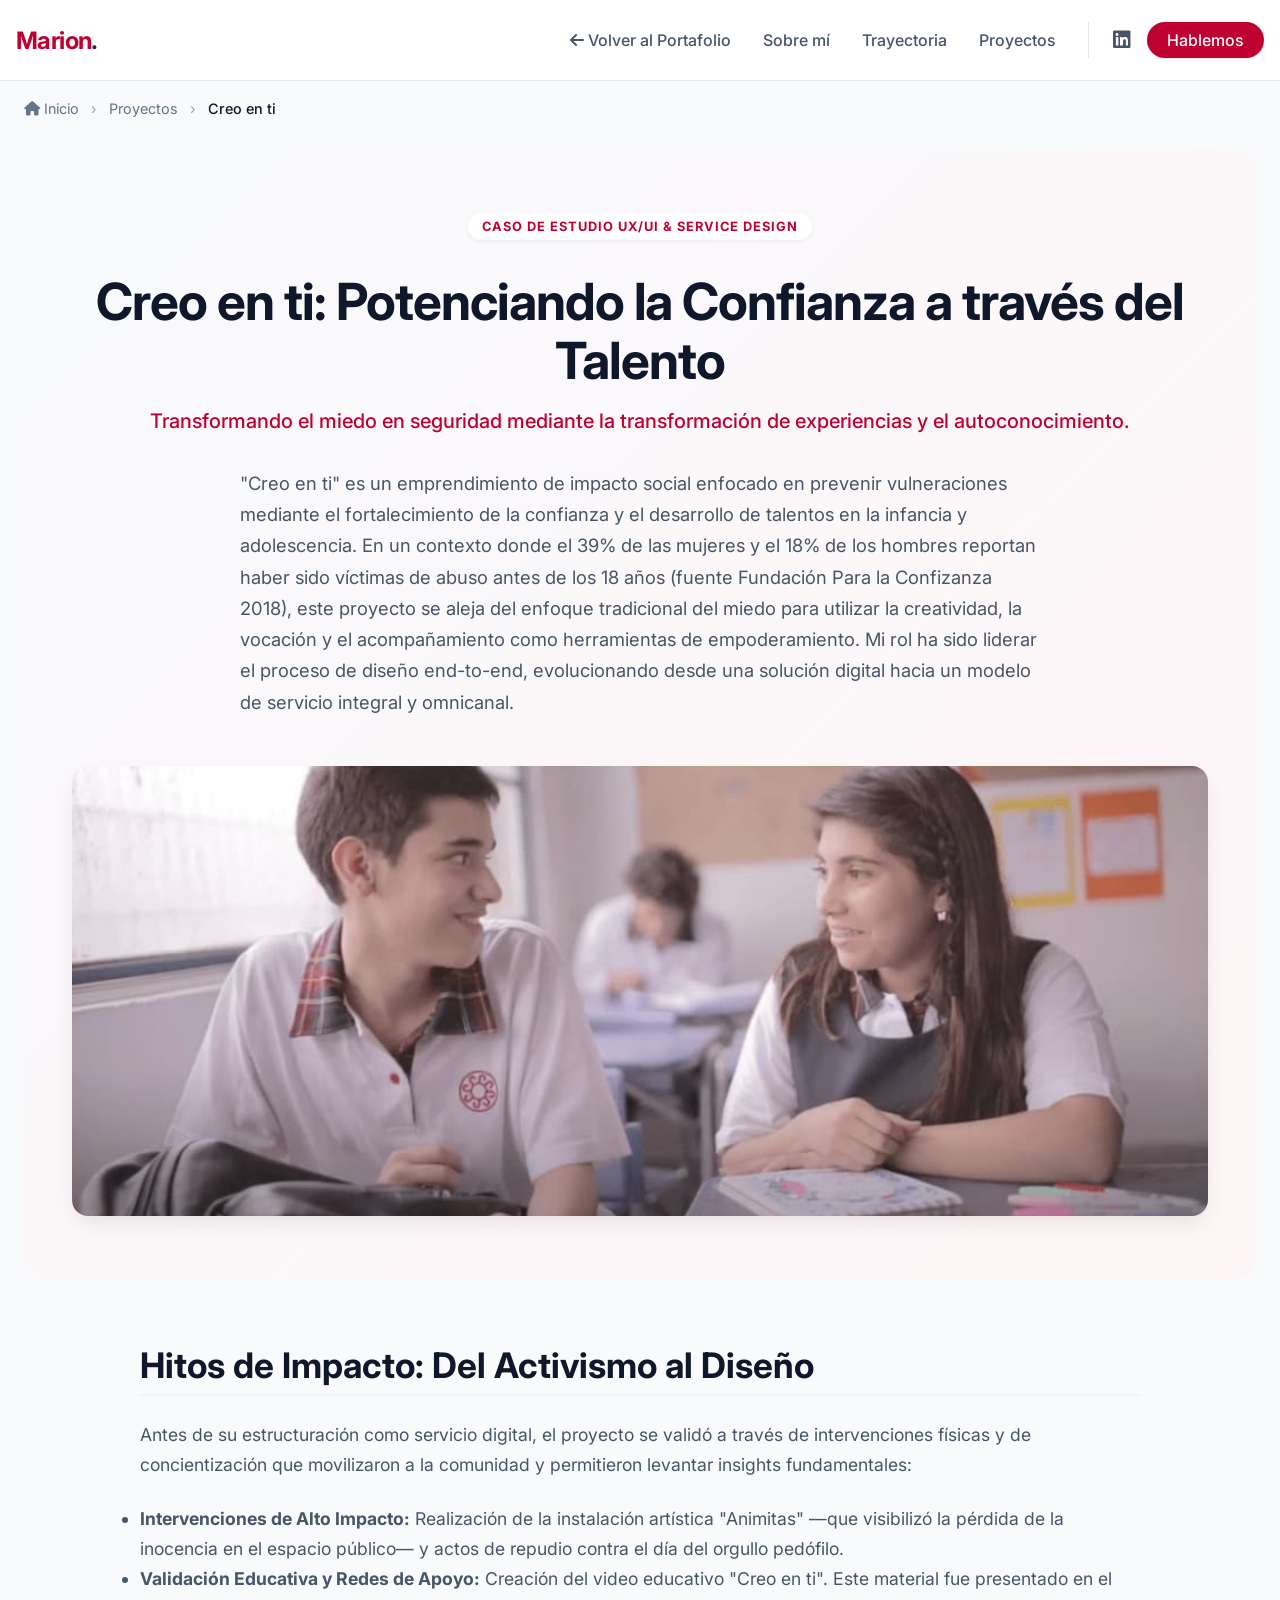
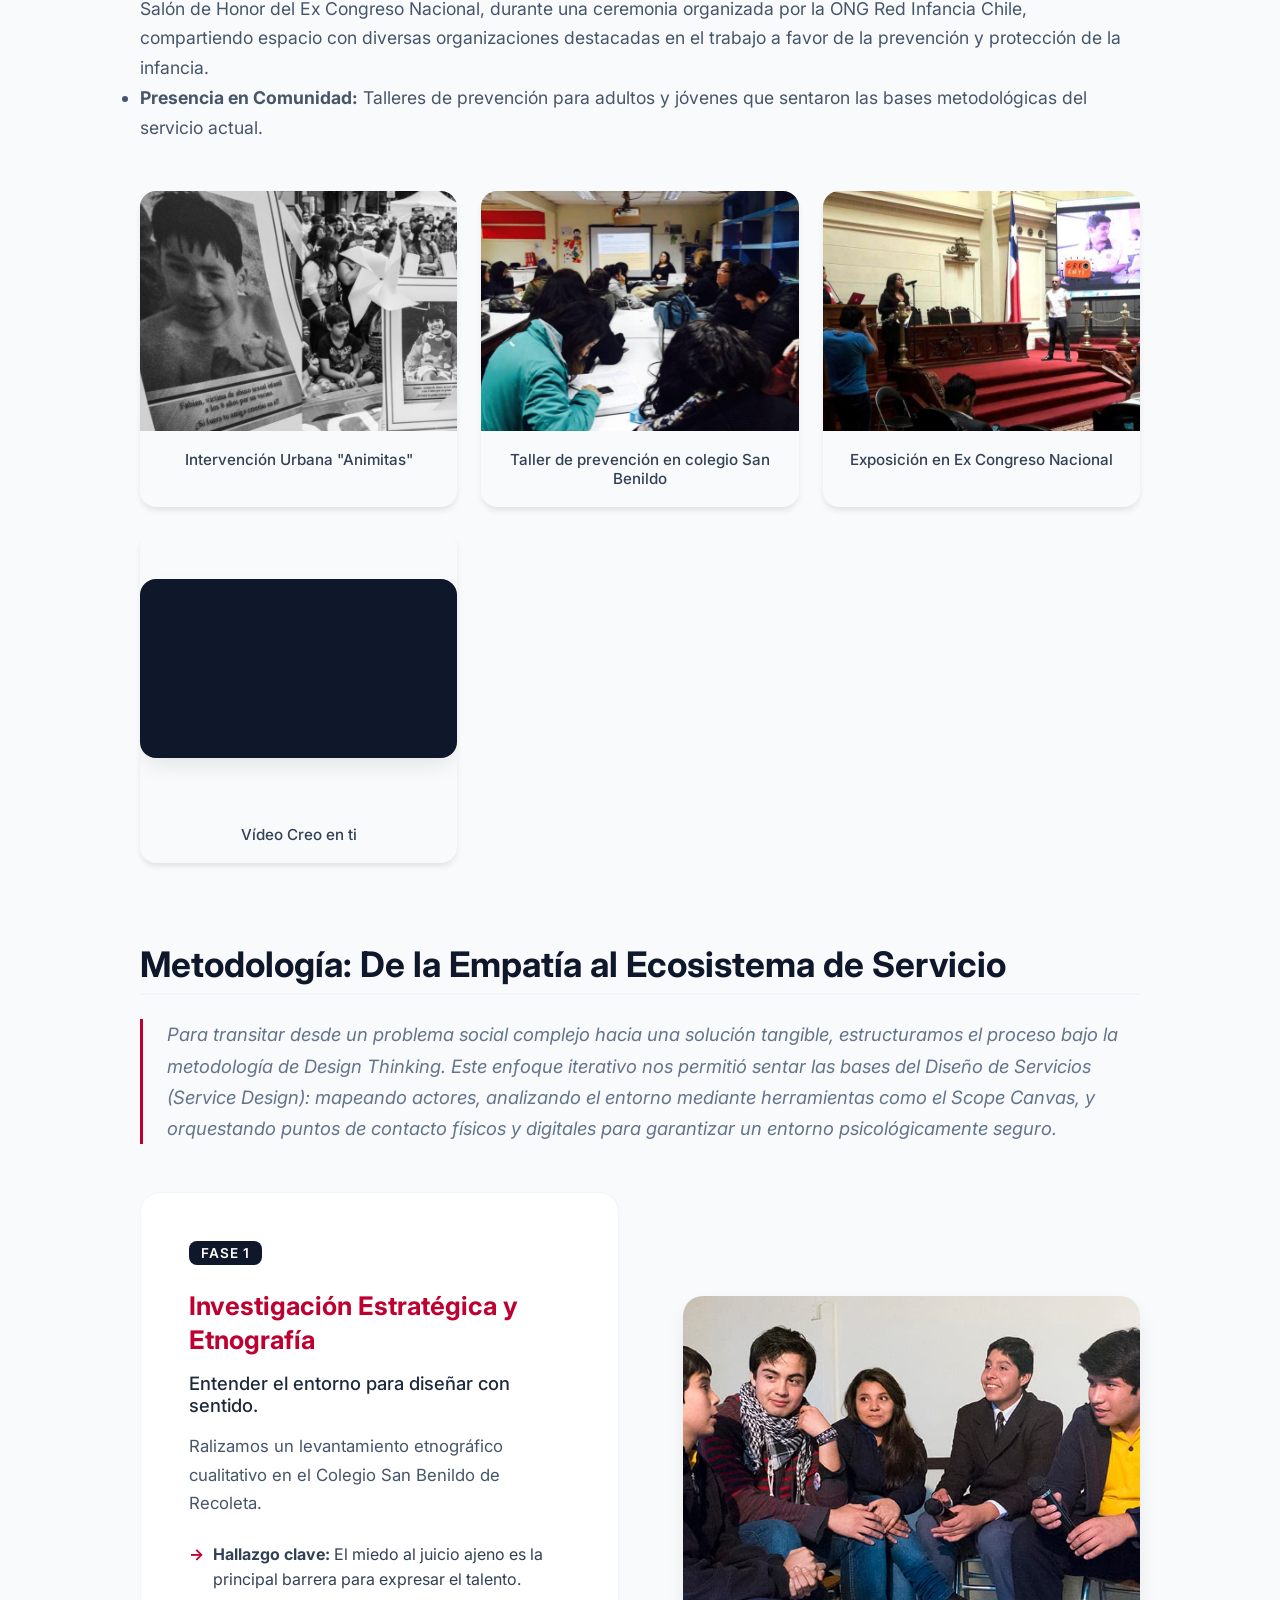
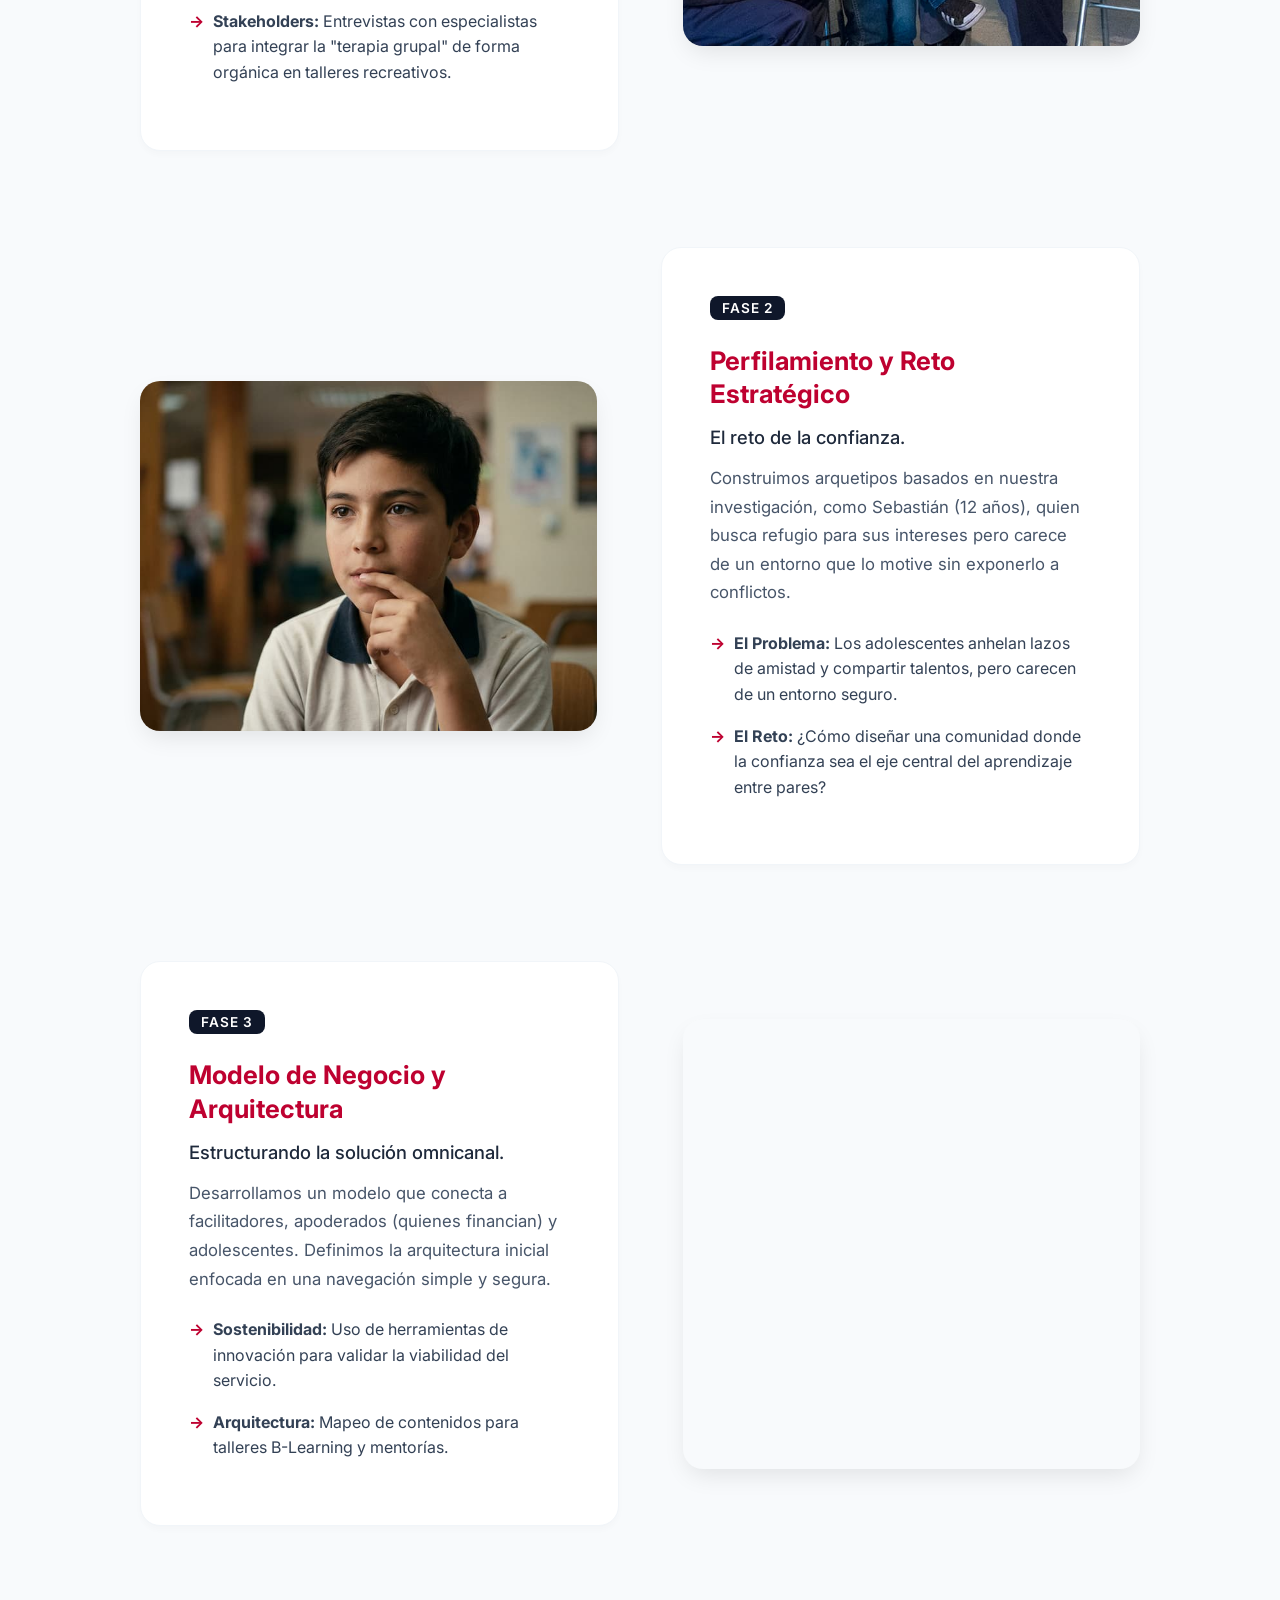
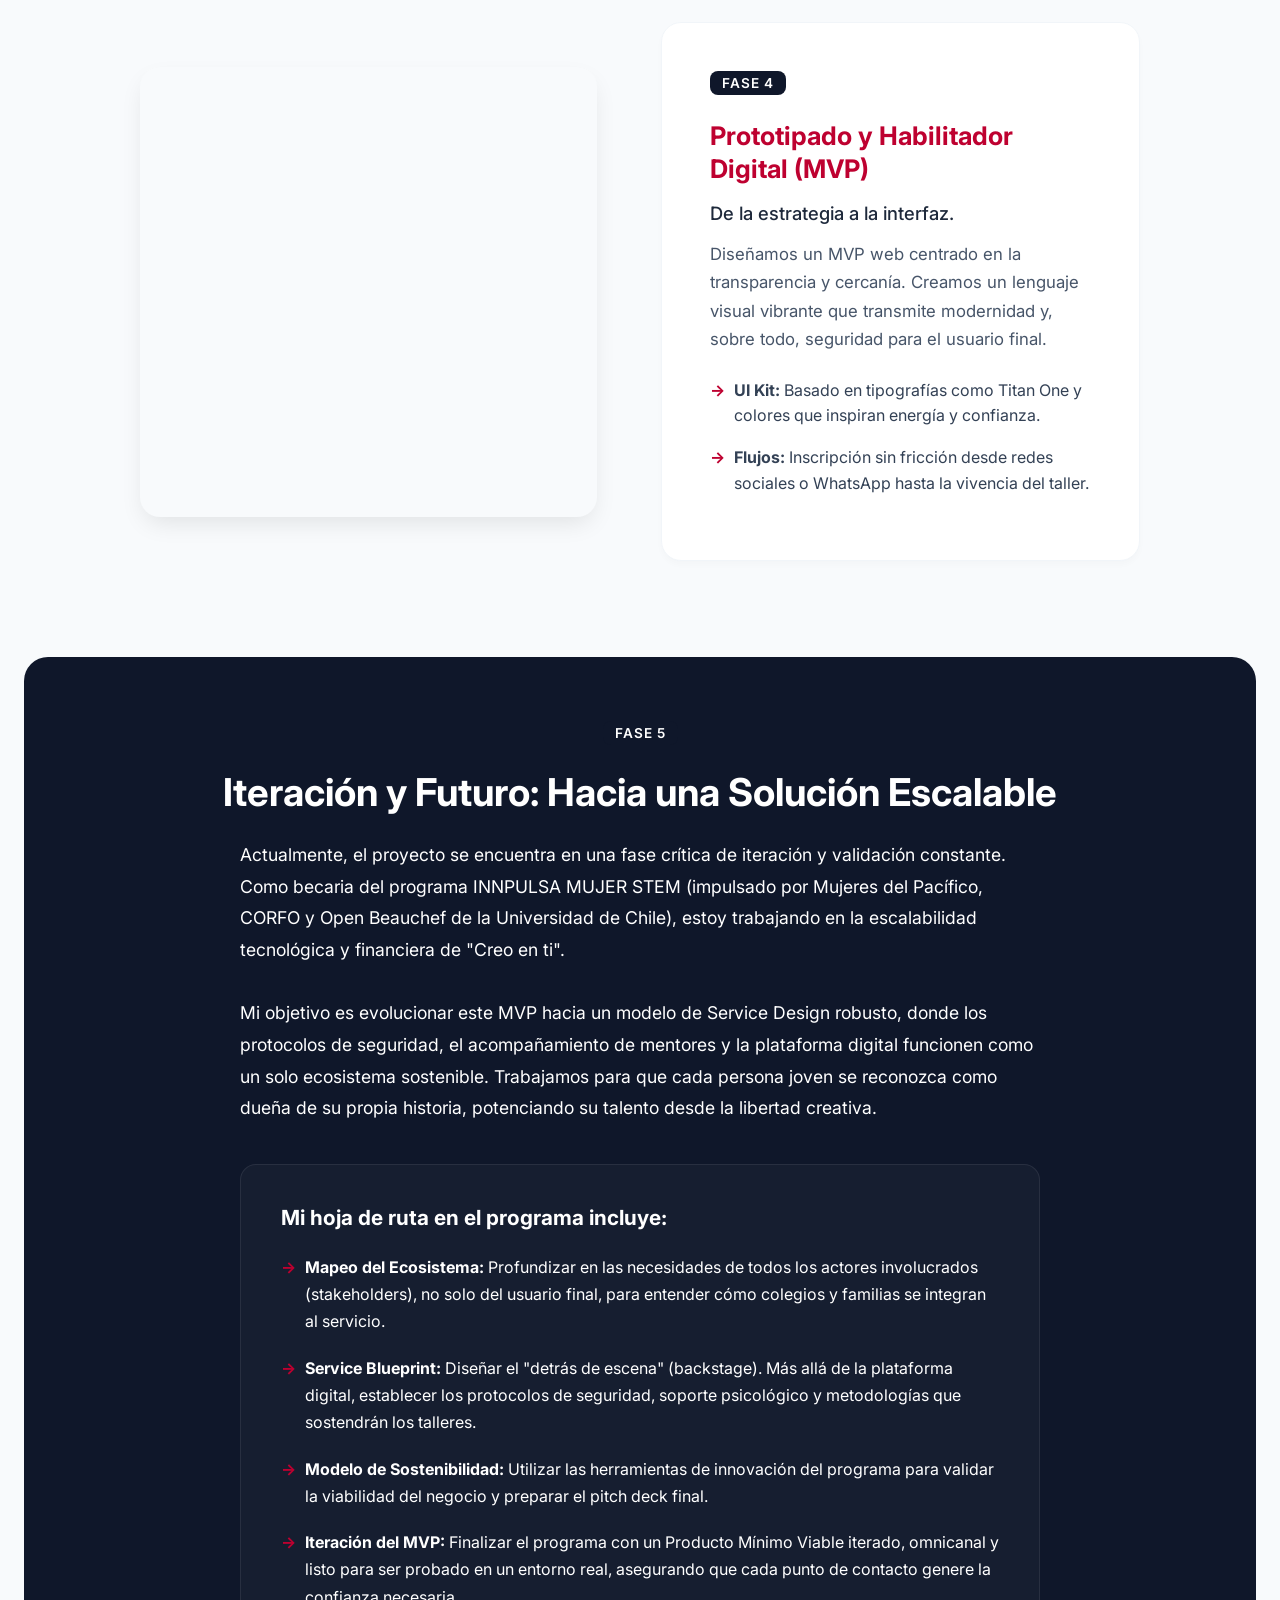
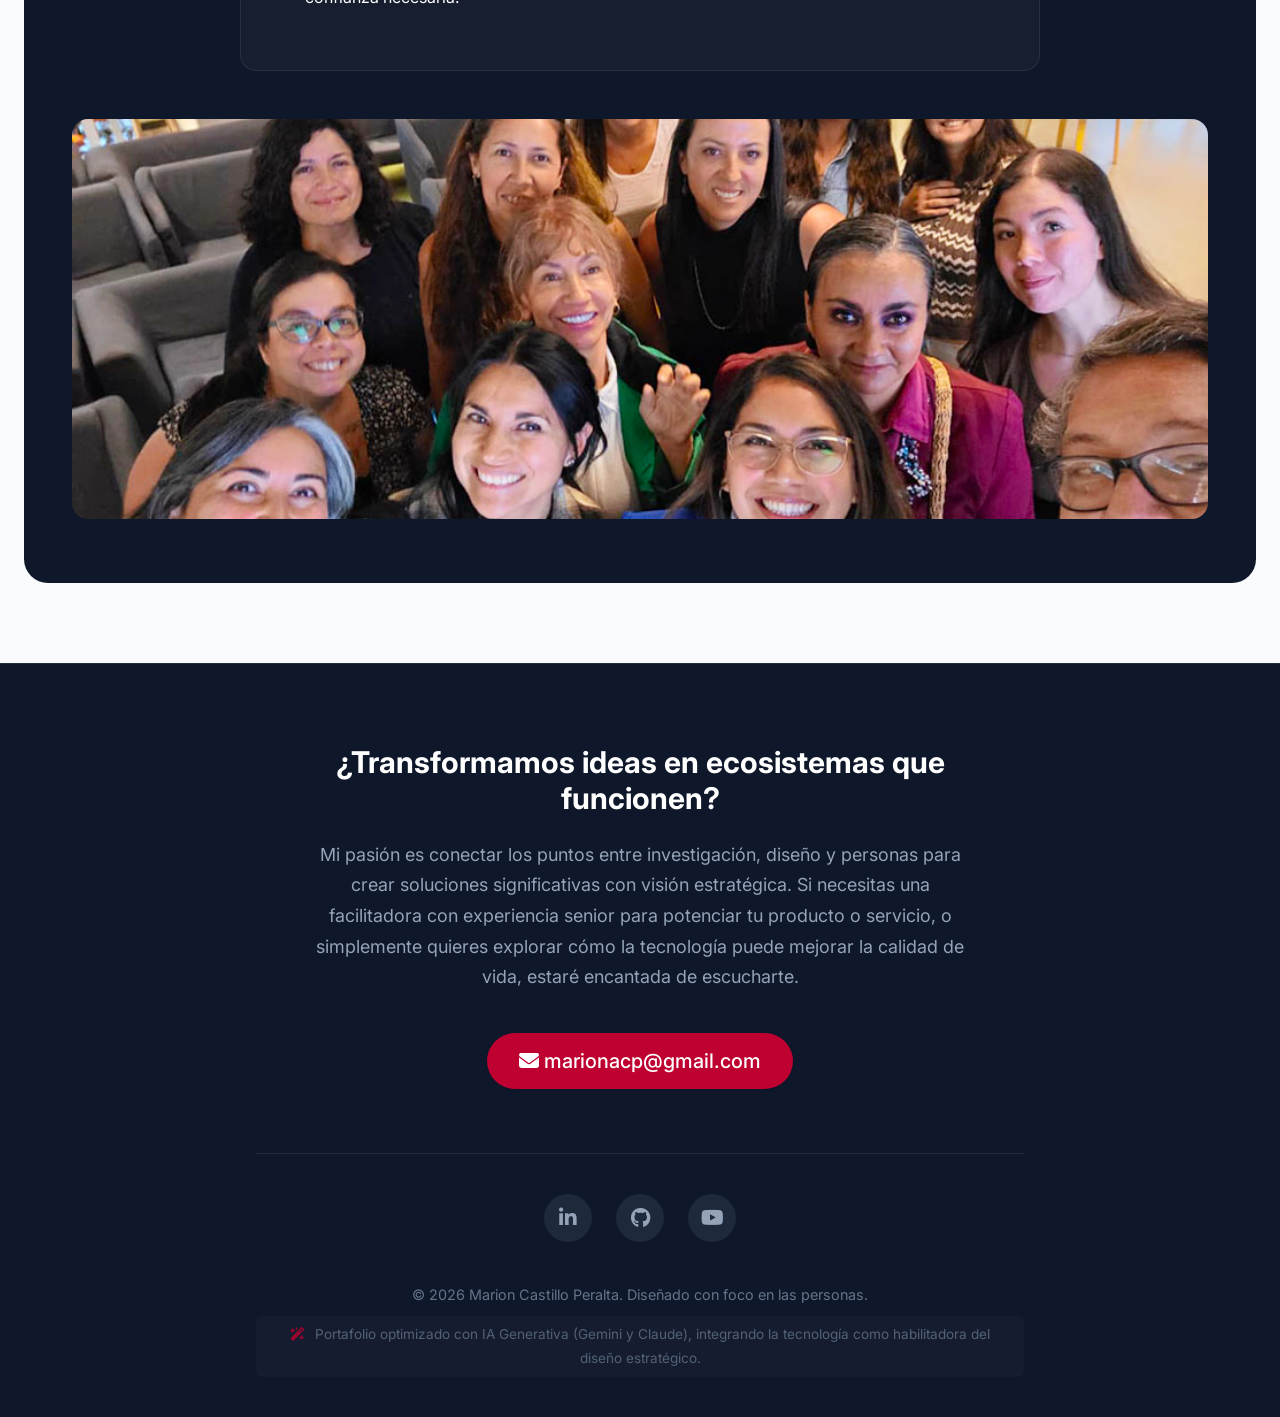
<file: creoenti.html>
<!DOCTYPE html>
<html lang="es" class="scroll-smooth">
<head>
  <meta charset="UTF-8">
  <meta name="viewport" content="width=device-width, initial-scale=1.0">

  <!-- ═══ SEO y Meta Tags ═══ -->
  <title>Creo en ti: Potenciando la Confianza | Marion Castillo</title>
  <meta name="description" content="Caso de estudio UX/UI y Service Design del proyecto Creo en Ti. Transformando el miedo en seguridad mediante el autoconocimiento.">
  <meta name="author" content="Marion Castillo Peralta">

  <meta property="og:type"        content="article">
  <meta property="og:title"       content="Creo en ti – Diseño para la Prevención Creativa">
  <meta property="og:description" content="Proyecto end-to-end enfocado en la prevención del abuso sexual infantil mediante metodologías UX.">
  <meta property="og:image"       content="https://marioncastillo.github.io/assets/img/creoenti.jpg">

  <link rel="icon" type="image/png" href="assets/favicon.png">

  <!-- ═══ Fuentes e Iconos ═══ -->
  <link rel="preconnect" href="https://fonts.googleapis.com">
  <link rel="preconnect" href="https://fonts.gstatic.com" crossorigin>
  <link href="https://fonts.googleapis.com/css2?family=Inter:wght@300;400;500;600;700&display=swap" rel="stylesheet">
  <link rel="stylesheet" href="https://cdnjs.cloudflare.com/ajax/libs/font-awesome/6.4.0/css/all.min.css">

  <!-- ═══ CSS Global y Específico ═══ -->
  <link rel="stylesheet" href="assets/css/styles.css">
  <link rel="stylesheet" href="assets/css/creoenti.css">
</head>

<body>

  <a class="skip-link" href="#main-content">Ir al contenido principal</a>

  <!-- ╔══════════════════════════════════════════╗
       ║  CABECERA + NAVEGACIÓN                   ║
       ╚══════════════════════════════════════════╝ -->
  <header class="glass-nav">
    <div class="nav-inner">
      <a href="index.html" class="nav-logo" aria-label="Volver al inicio">Marion<span aria-hidden="true">.</span></a>
      
      <!-- Nav Desktop -->
      <nav aria-label="Navegación principal">
        <ul class="nav-links">
          <li><a href="index.html" class="link-back"><i class="fa-solid fa-arrow-left"></i> Volver al Portafolio</a></li>
          <li><a href="index.html#sobre-mi">Sobre mí</a></li>
          <li><a href="index.html#trayectoria">Trayectoria</a></li>
          <li><a href="index.html#proyectos">Proyectos</a></li>
          <li class="nav-social-group">
            <a href="https://www.linkedin.com/in/marionux/" target="_blank" rel="noopener noreferrer" class="nav-social-icon linkedin" aria-label="LinkedIn"><i class="fa-brands fa-linkedin" aria-hidden="true"></i></a>
            <a href="#hablemos" class="btn-primary">Hablemos</a>
          </li>
        </ul>
      </nav>

      <!-- Botón Menú Móvil -->
      <button id="mobile-menu-btn" aria-controls="mobile-menu" aria-expanded="false" aria-label="Abrir menú de navegación">
        <i class="fa-solid fa-bars" aria-hidden="true"></i>
      </button>
    </div>
    
    <!-- Nav Móvil -->
    <nav id="mobile-menu" class="mobile-menu" style="display: none;" aria-label="Menú móvil">
      <ul>
        <li><a href="index.html" class="link-back"><i class="fa-solid fa-arrow-left"></i> Volver al Portafolio</a></li>
        <li><a href="index.html#sobre-mi">Sobre mí</a></li>
        <li><a href="index.html#trayectoria">Trayectoria</a></li>
        <li><a href="index.html#proyectos">Proyectos</a></li>
        <li><a href="https://www.linkedin.com/in/marionux/" target="_blank" rel="noopener noreferrer">LinkedIn</a></li>
        <li><a href="#hablemos" class="accent">Hablemos</a></li>
      </ul>
    </nav>
  </header>

  <!-- ╔══════════════════════════════════════════╗
       ║  CONTENIDO PRINCIPAL                     ║
       ╚══════════════════════════════════════════╝ -->
  <main id="main-content">
    <div class="section-inner">

      <!-- Migas de pan -->
      <nav class="breadcrumb" aria-label="Ruta de navegación">
        <a href="index.html"> <i class="fa-solid fa-house" aria-hidden="true"></i> <span></span> <span>Inicio</span></a>
        <span class="breadcrumb-sep" aria-hidden="true">›</span>
        <a href="index.html#proyectos">Proyectos</a>
        <span class="breadcrumb-sep" aria-hidden="true">›</span>
        <span class="breadcrumb-current" aria-current="page">Creo en ti</span>
      </nav>

      <!-- HERO DEL PROYECTO -->
      <header class="case-hero">
        <span class="case-badge">Caso de Estudio UX/UI & Service Design</span>
        <h1>Creo en ti: Potenciando la Confianza a través del Talento</h1>
        <h2>Transformando el miedo en seguridad mediante la transformación de experiencias y el autoconocimiento.</h2>
        
        <p class="case-hero-text">
          "Creo en ti" es un emprendimiento de impacto social enfocado en prevenir vulneraciones mediante el fortalecimiento de la confianza y el desarrollo de talentos en la infancia y adolescencia. En un contexto donde el 39% de las mujeres y el 18% de los hombres reportan haber sido víctimas de abuso antes de los 18 años (fuente Fundación Para la Confizanza 2018), este proyecto se aleja del enfoque tradicional del miedo para utilizar la creatividad, la vocación y el acompañamiento como herramientas de empoderamiento. Mi rol ha sido liderar el proceso de diseño end-to-end, evolucionando desde una solución digital hacia un modelo de servicio integral y omnicanal.
        </p>

        <img src="assets/img/creoenti-hero.jpg" alt="Hero del proyecto Creo en ti" onerror="this.outerHTML='<div class=\'img-placeholder hero\'><i class=\'fa-solid fa-image\'></i><p>Espacio para Imagen: Hero del Proyecto / Logo</p></div>'">
      </header>

      <!-- HITOS -->
      <section id="hitos" class="case-section">
        <h2>Hitos de Impacto: Del Activismo al Diseño</h2>
        <p class="case-text">
          Antes de su estructuración como servicio digital, el proyecto se validó a través de intervenciones físicas y de concientización que movilizaron a la comunidad y permitieron levantar insights fundamentales:
        </p>

        <ul class="case-text case-list">
          <li><strong>Intervenciones de Alto Impacto:</strong> Realización de la instalación artística "Animitas" —que visibilizó la pérdida de la inocencia en el espacio público— y actos de repudio contra el día del orgullo pedófilo.</li>
          <li><strong>Validación Educativa y Redes de Apoyo:</strong> Creación del video educativo "Creo en ti". Este material fue presentado en el Salón de Honor del Ex Congreso Nacional, durante una ceremonia organizada por la ONG Red Infancia Chile, compartiendo espacio con diversas organizaciones destacadas en el trabajo a favor de la prevención y protección de la infancia.</li>
          <li><strong>Presencia en Comunidad:</strong> Talleres de prevención para adultos y jóvenes que sentaron las bases metodológicas del servicio actual.</li>
        </ul>

        <!-- Galería de Hitos (3 Imágenes) -->
        <div class="gallery-grid">
          <figure class="gallery-item">
            <img src="assets/img/animitas.jpg" alt="Intervención Animitas" onerror="this.outerHTML='<div class=\'img-placeholder gallery\'><i class=\'fa-solid fa-camera\'></i><p>Intervención Animitas</p></div>'">
            <figcaption class="gallery-caption">Intervención Urbana "Animitas"</figcaption>
          </figure>
          <figure class="gallery-item">
            <img src="assets/img/taller-adultos.jpg" alt="Intervención Repudio" onerror="this.outerHTML='<div class=\'img-placeholder gallery\'><i class=\'fa-solid fa-bullhorn\'></i><p>Intervención Repudio</p></div>'">
            <figcaption class="gallery-caption">Taller de prevención en colegio San Benildo</figcaption>
          </figure>
          <figure class="gallery-item">
            <img src="assets/img/creoenti.jpg" alt="Presentación Ex Congreso" onerror="this.outerHTML='<div class=\'img-placeholder gallery\'><i class=\'fa-solid fa-landmark\'></i><p>Presentación Ex Congreso</p></div>'">
            <figcaption class="gallery-caption">Exposición en Ex Congreso Nacional</figcaption>
          </figure>
          <figure class="gallery-item">
             <div class="video-container">
               <iframe width="560" height="315" src="https://www.youtube.com/embed/rTrufgA4bEY?si=pOmlsdO8ZJ82sypP" title="YouTube video player" frameborder="0" allow="accelerometer; autoplay; clipboard-write; encrypted-media; gyroscope; picture-in-picture; web-share" referrerpolicy="strict-origin-when-cross-origin" allowfullscreen></iframe>
             </div>            
         <figcaption class="gallery-caption">Vídeo Creo en ti</figcaption>
          </figure>
        </div>



        <!-- Video YouTube -->


      </section>

<section class="case-section" aria-labelledby="sec-proceso">
  <h2 class="case-section-title" id="sec-proceso">Metodología: De la Empatía al Ecosistema de Servicio</h2>

  <p class="case-text bajada-estrategica">
    Para transitar desde un problema social complejo hacia una solución tangible, estructuramos el proceso bajo la metodología de Design Thinking. Este enfoque iterativo nos permitió sentar las bases del Diseño de Servicios (Service Design): mapeando actores, analizando el entorno mediante herramientas como el Scope Canvas, y orquestando puntos de contacto físicos y digitales para garantizar un entorno psicológicamente seguro.
  </p>

  <article class="ux-phase" aria-labelledby="fase-investigacion">
    <div class="ux-phase-text">
      <span class="phase-badge">Fase 1</span>
      <h3 id="fase-investigacion">Investigación Estratégica y Etnografía</h3>
      <h4>Entender el entorno para diseñar con sentido.</h4>
      <p class="case-text">
        Ralizamos un levantamiento etnográfico cualitativo en el Colegio San Benildo de Recoleta.
      </p>
      <ul>
        <li><strong>Hallazgo clave:</strong> El miedo al juicio ajeno es la principal barrera para expresar el talento.</li>
        <li><strong>Stakeholders:</strong> Entrevistas con especialistas para integrar la "terapia grupal" de forma orgánica en talleres recreativos.</li>
      </ul>
    </div>
    <div class="ux-phase-visual">
      <img src="assets/img/taller1.jpg" 
           alt="Investigación etnográfica en el Colegio San Benildo de Recoleta" 
           loading="lazy"
           onerror="this.outerHTML='<div class=\'img-placeholder\'><i class=\'fa-solid fa-users-viewfinder\'></i><p>Imagen: Etnografía / Entrevistas</p></div>'">
    </div>
  </article>

  <article class="ux-phase" aria-labelledby="fase-definir">
    <div class="ux-phase-text">
      <span class="phase-badge">Fase 2</span>
      <h3 id="fase-definir">Perfilamiento y Reto Estratégico</h3>
      <h4>El reto de la confianza.</h4>
      <p class="case-text">
        Construimos arquetipos basados en nuestra investigación, como Sebastián (12 años), quien busca refugio para sus intereses pero carece de un entorno que lo motive sin exponerlo a conflictos.
      </p>
      <ul>
        <li><strong>El Problema:</strong> Los adolescentes anhelan lazos de amistad y compartir talentos, pero carecen de un entorno seguro.</li>
        <li><strong>El Reto:</strong> ¿Cómo diseñar una comunidad donde la confianza sea el eje central del aprendizaje entre pares?</li>
      </ul>
    </div>
    <div class="ux-phase-visual">
      <img src="assets/img/user-persona.jpg" 
           alt="User Persona y Customer Journey Map del proyecto" 
           loading="lazy"
           onerror="this.outerHTML='<div class=\'img-placeholder\'><i class=\'fa-solid fa-user-astronaut\'></i><p>Imagen: User Persona / Scope Canvas</p></div>'">
    </div>
  </article>

  <article class="ux-phase" aria-labelledby="fase-idear">
    <div class="ux-phase-text">
      <span class="phase-badge">Fase 3</span>
      <h3 id="fase-idear">Modelo de Negocio y Arquitectura</h3>
      <h4>Estructurando la solución omnicanal.</h4>
      <p class="case-text">
        Desarrollamos un modelo que conecta a facilitadores, apoderados (quienes financian) y adolescentes. Definimos la arquitectura inicial enfocada en una navegación simple y segura.
      </p>
      <ul>
        <li><strong>Sostenibilidad:</strong> Uso de herramientas de innovación para validar la viabilidad del servicio.</li>
        <li><strong>Arquitectura:</strong> Mapeo de contenidos para talleres B-Learning y mentorías.</li>
      </ul>
    </div>
    <div class="ux-phase-visual">
      <div class="figma-container">
        <iframe
          title="Arquitectura de la Información – Creo en ti (Figma)"
          src="https://embed.figma.com/board/sJN8pjOTlDeV8360txQizB/Arquitectura-creo-en-ti?node-id=0-1&embed-host=share"
          loading="lazy"
          allowfullscreen></iframe>
      </div>
    </div>
  </article>

  <article class="ux-phase" aria-labelledby="fase-prototipar">
    <div class="ux-phase-text">
      <span class="phase-badge">Fase 4</span>
      <h3 id="fase-prototipar">Prototipado y Habilitador Digital (MVP)</h3>
      <h4>De la estrategia a la interfaz.</h4>
      <p class="case-text">
        Diseñamos un MVP web centrado en la transparencia y cercanía. Creamos un lenguaje visual vibrante que transmite modernidad y, sobre todo, seguridad para el usuario final.
      </p>
      <ul>
        <li><strong>UI Kit:</strong> Basado en tipografías como Titan One y colores que inspiran energía y confianza.</li>
        <li><strong>Flujos:</strong> Inscripción sin fricción desde redes sociales o WhatsApp hasta la vivencia del taller.</li>
      </ul>
    </div>
    <div class="ux-phase-visual">
      <div class="figma-container">
        <iframe
          title="UI Kit y Mockups – Creo en ti (Figma)"
          src="https://embed.figma.com/design/WrOyOxJQGBfb84g43CzCbv/Creo-en-ti-editado--Copia-?embed-host=share"
          loading="lazy"
          allowfullscreen></iframe>
      </div>
    </div>
  </article>
</section>

      <!-- FUTURO -->
      <section id="futuro" class="future-box">
        <span class="phase-badge">Fase 5</span>
        <h2>Iteración y Futuro: Hacia una Solución Escalable</h2>
        
        <p>
          Actualmente, el proyecto se encuentra en una fase crítica de iteración y validación constante. Como becaria del programa INNPULSA MUJER STEM (impulsado por Mujeres del Pacífico, CORFO y Open Beauchef de la Universidad de Chile), estoy trabajando en la escalabilidad tecnológica y financiera de "Creo en ti".<br><br>
          Mi objetivo es evolucionar este MVP hacia un modelo de Service Design robusto, donde los protocolos de seguridad, el acompañamiento de mentores y la plataforma digital funcionen como un solo ecosistema sostenible. Trabajamos para que cada persona joven se reconozca como dueña de su propia historia, potenciando su talento desde la libertad creativa.
        </p>

        <div class="future-roadmap">
          <h3>Mi hoja de ruta en el programa incluye:</h3>
          <ul>
            <li><strong>Mapeo del Ecosistema:</strong> Profundizar en las necesidades de todos los actores involucrados (stakeholders), no solo del usuario final, para entender cómo colegios y familias se integran al servicio.</li>
            <li><strong>Service Blueprint:</strong> Diseñar el "detrás de escena" (backstage). Más allá de la plataforma digital, establecer los protocolos de seguridad, soporte psicológico y metodologías que sostendrán los talleres.</li>
            <li><strong>Modelo de Sostenibilidad:</strong> Utilizar las herramientas de innovación del programa para validar la viabilidad del negocio y preparar el pitch deck final.</li>
            <li><strong>Iteración del MVP:</strong> Finalizar el programa con un Producto Mínimo Viable iterado, omnicanal y listo para ser probado en un entorno real, asegurando que cada punto de contacto genere la confianza necesaria.</li>
          </ul>
        </div>

        <img src="assets/img/marion-stem.jpg" alt="Laboratorio de Innovación STEM" onerror="this.outerHTML='<div class=\'img-placeholder dark\'><i class=\'fa-solid fa-rocket\'></i><p>Espacio para Imagen: Marion en Laboratorio de Innovación / Pitch Deck</p></div>'">
      </section>

    </div>
  </main>

  <!-- ╔══════════════════════════════════════════╗
       ║  PIE DE PÁGINA / CONTACTO               ║
       ╚══════════════════════════════════════════╝ -->
<footer id="hablemos" style="background-color: var(--color-slate-900); padding: 5rem 1rem 2.5rem; border-top: 1px solid #1e293b; text-align: center;">
    <div class="footer-inner" style="max-width: 48rem; margin: 0 auto; text-align: center;">
      <h2 style="font-size: 1.875rem; font-weight: 700; color: var(--color-white); margin-bottom: 1.5rem;">¿Transformamos ideas en ecosistemas que funcionen?</h2>
      <p style="color: var(--color-slate-400); font-size: 1.125rem; margin-bottom: 2.5rem; max-width: 42rem; margin-left: auto; margin-right: auto; line-height: 1.7;">
        Mi pasión es conectar los puntos entre investigación, diseño y personas para crear soluciones significativas con visión estratégica. Si necesitas una facilitadora con experiencia senior para potenciar tu producto o servicio, o simplemente quieres explorar cómo la tecnología puede mejorar la calidad de vida, estaré encantada de escucharte.
      </p>
      
      <a href="mailto:marionacp@gmail.com" class="btn-primary" style="font-size: 1.25rem; padding: 1rem 2rem; margin-bottom: 4rem;">
        <i class="fa-solid fa-envelope" aria-hidden="true"></i> marionacp@gmail.com
      </a>
      
      <nav aria-label="Redes sociales de Marion Castillo">
        <ul style="display: flex; justify-content: center; gap: 1.5rem; border-top: 1px solid #1e293b; padding-top: 2.5rem; list-style: none;">
          <li>
            <a href="https://www.linkedin.com/in/marionux/" target="_blank" rel="noopener noreferrer" style="width: 3rem; height: 3rem; border-radius: 50%; background-color: #1e293b; display: inline-flex; align-items: center; justify-content: center; color: var(--color-slate-400); font-size: 1.25rem; text-decoration: none; transition: background-color 0.2s ease, color 0.2s ease;" aria-label="LinkedIn">
              <i class="fa-brands fa-linkedin-in" aria-hidden="true"></i>
            </a>
          </li>
          <li>
            <a href="https://github.com/marioncastillo" target="_blank" rel="noopener noreferrer" style="width: 3rem; height: 3rem; border-radius: 50%; background-color: #1e293b; display: inline-flex; align-items: center; justify-content: center; color: var(--color-slate-400); font-size: 1.25rem; text-decoration: none; transition: background-color 0.2s ease, color 0.2s ease;" aria-label="GitHub">
              <i class="fa-brands fa-github" aria-hidden="true"></i>
            </a>
          </li>
          <li>
            <a href="https://www.youtube.com/marionaudiovisual" target="_blank" rel="noopener noreferrer" style="width: 3rem; height: 3rem; border-radius: 50%; background-color: #1e293b; display: inline-flex; align-items: center; justify-content: center; color: var(--color-slate-400); font-size: 1.25rem; text-decoration: none; transition: background-color 0.2s ease, color 0.2s ease;" aria-label="YouTube">
              <i class="fa-brands fa-youtube" aria-hidden="true"></i>
            </a>
          </li>
        </ul>
      </nav>
      
      <div style="color: var(--color-slate-500); font-size: 0.9rem; margin-top: 2.5rem; line-height: 1.8;">
        <p>&copy; <span id="current-year"></span> Marion Castillo Peralta. Diseñado con foco en las personas.</p>
        <p style="opacity: 0.8; display: inline-block; margin-top: 8px; font-size: 0.85rem; background: rgba(255,255,255,0.03); padding: 6px 12px; border-radius: 6px;">
          <i class="fa-solid fa-wand-magic-sparkles" aria-hidden="true" style="margin-right: 6px; color: var(--color-brand-red);"></i>
          Portafolio optimizado con IA Generativa (Gemini y Claude), integrando la tecnología como habilitadora del diseño estratégico.
        </p>
      </div>
    </div>
  </footer>

  <!-- ═══ SCRIPTS ═══ -->
  <script>
    // Año dinámico
    document.getElementById('current-year').textContent = new Date().getFullYear();

    // Lógica del Menú Hamburguesa (Display toggle)
    const menuBtn    = document.getElementById('mobile-menu-btn');
    const mobileMenu = document.getElementById('mobile-menu');

    function toggleMenu() {
      const isExpanded = menuBtn.getAttribute('aria-expanded') === 'true';
      if (isExpanded) {
        mobileMenu.style.display = 'none';
        menuBtn.setAttribute('aria-expanded', 'false');
      } else {
        mobileMenu.style.display = 'block';
        menuBtn.setAttribute('aria-expanded', 'true');
      }
    }

    menuBtn.addEventListener('click', toggleMenu);

    // Cerrar al hacer click en un enlace
    mobileMenu.querySelectorAll('a').forEach(link => {
      link.addEventListener('click', () => {
        mobileMenu.style.display = 'none';
        menuBtn.setAttribute('aria-expanded', 'false');
      });
    });

    // Cerrar con Escape
    document.addEventListener('keydown', e => {
      if (e.key === 'Escape' && menuBtn.getAttribute('aria-expanded') === 'true') {
        mobileMenu.style.display = 'none';
        menuBtn.setAttribute('aria-expanded', 'false');
        menuBtn.focus();
      }
    });
  </script>

</body>
</html>
</file>
<file: assets/css/styles.css>
/* ============================================
   Marion Castillo – Portafolio UX/UI
   styles.css
   ============================================ */

:root {
  --color-brand-red:   #BE0130;
  --color-brand-dark:  #8a0020;
  --color-brand-light: #fff5f7;
  --color-slate-50:    #f8fafc;
  --color-slate-100:   #f1f5f9;
  --color-slate-200:   #e2e8f0;
  --color-slate-400:   #94a3b8;
  --color-slate-500:   #64748b;
  --color-slate-600:   #475569;
  --color-slate-700:   #334155;
  --color-slate-800:   #1e293b;
  --color-slate-900:   #0f172a;
  --color-white:       #ffffff;

  --font-sans: 'Inter', sans-serif;
  --radius-full: 9999px;
  --transition-base: 200ms ease;
}

*, *::before, *::after { box-sizing: border-box; margin: 0; padding: 0; }
html { scroll-behavior: smooth; }
body {
  font-family: var(--font-sans);
  color: var(--color-slate-700);
  background-color: var(--color-slate-50);
  -webkit-font-smoothing: antialiased;
  -moz-osx-font-smoothing: grayscale;
}

::selection { background-color: var(--color-brand-red); color: var(--color-white); }
:focus-visible { outline: 3px solid var(--color-brand-red); outline-offset: 3px; border-radius: 4px; }

.sr-only {
  position: absolute; width: 1px; height: 1px; padding: 0; margin: -1px;
  overflow: hidden; clip: rect(0, 0, 0, 0); white-space: nowrap; border: 0;
}

.skip-link {
  position: absolute; top: -100%; left: 1rem; z-index: 9999;
  background: var(--color-brand-red); color: var(--color-white);
  padding: 0.5rem 1rem; border-radius: 0 0 6px 6px; font-weight: 600;
  text-decoration: none; transition: top var(--transition-base);
}
.skip-link:focus { top: 0; }

.glass-nav {
  background: rgba(255, 255, 255, 0.92); backdrop-filter: blur(10px);
  -webkit-backdrop-filter: blur(10px); position: fixed; width: 100%; z-index: 50;
  border-bottom: 1px solid var(--color-slate-200); transition: all 300ms ease;
}
.nav-inner { max-width: 80rem; margin: 0 auto; padding: 0 1rem; display: flex; justify-content: space-between; align-items: center; height: 5rem; }
.nav-logo { font-size: 1.5rem; font-weight: 700; color: var(--color-brand-red); letter-spacing: -0.025em; text-decoration: none; }
.nav-logo span { color: var(--color-slate-800); }

.nav-links { display: none; align-items: center; gap: 2rem; list-style: none; }
.nav-links a { color: var(--color-slate-600); font-weight: 500; text-decoration: none; transition: color var(--transition-base); }
.nav-links a:hover, .nav-links a:focus-visible { color: var(--color-brand-red); }

.nav-social-group { display: flex; align-items: center; gap: 1rem; border-left: 1px solid var(--color-slate-200); padding-left: 1.5rem; }
.nav-social-icon { color: var(--color-slate-400); font-size: 1.25rem; text-decoration: none; transition: color var(--transition-base); }
.nav-social-icon:hover { color: var(--color-slate-900); }
.nav-social-icon.linkedin:hover { color: #0A66C2; }

.btn-primary {
  background-color: var(--color-brand-red); color: var(--color-white) !important;
  padding: 0.5rem 1.25rem; border-radius: var(--radius-full); font-weight: 500;
  text-decoration: none; display: inline-block; transition: background-color var(--transition-base), box-shadow var(--transition-base);
  box-shadow: 0 1px 2px rgba(0,0,0,.1);
}
.btn-primary:hover, .btn-primary:focus-visible { background-color: var(--color-brand-dark); color: var(--color-white) !important; box-shadow: 0 4px 12px rgba(0,0,0,.15); }

.btn-secondary {
  background-color: var(--color-white); color: var(--color-slate-700);
  border: 1px solid var(--color-slate-200); padding: 0.75rem 2rem; border-radius: var(--radius-full);
  font-weight: 500; text-decoration: none; display: inline-block; transition: background-color var(--transition-base);
}
.btn-secondary:hover, .btn-secondary:focus-visible { background-color: var(--color-slate-50); }

#mobile-menu-btn { display: flex; background: none; border: none; cursor: pointer; color: var(--color-slate-500); font-size: 1.5rem; padding: 0.25rem; transition: color var(--transition-base); }
#mobile-menu-btn:hover, #mobile-menu-btn:focus-visible { color: var(--color-brand-red); }

.mobile-menu { display: none; background: var(--color-white); border-top: 1px solid var(--color-slate-100); box-shadow: 0 8px 16px rgba(0,0,0,.06); }
.mobile-menu.open { display: block; }
.mobile-menu ul { list-style: none; padding: 0.5rem 1rem 1.5rem; display: flex; flex-direction: column; gap: 0.25rem; }
.mobile-menu a { display: block; padding: 0.5rem 0.75rem; font-size: 1rem; font-weight: 500; color: var(--color-slate-700); text-decoration: none; border-radius: 6px; transition: color var(--transition-base), background-color var(--transition-base); }
.mobile-menu a:hover, .mobile-menu a:focus-visible { color: var(--color-brand-red); background-color: var(--color-slate-50); }
.mobile-menu a.accent { color: var(--color-brand-red); }

#sobre-mi { padding-top: 8rem; padding-bottom: 4rem; max-width: 80rem; margin: 0 auto; padding-left: 1rem; padding-right: 1rem; }
.hero-inner { display: flex; flex-direction: column-reverse; align-items: center; justify-content: space-between; gap: 3rem; }
.hero-text { text-align: center; }
.hero-text .eyebrow { display: block; color: var(--color-brand-red); font-weight: 600; text-transform: uppercase; letter-spacing: 0.1em; font-size: 0.875rem; margin-bottom: 1rem; }
.hero-text h1 { font-size: clamp(2rem, 5vw, 3.75rem); font-weight: 700; color: var(--color-slate-900); line-height: 1.15; margin-bottom: 1.5rem; }
.hero-text h2 { font-size: clamp(1.1rem, 2.5vw, 1.5rem); font-weight: 500; color: var(--color-slate-600); margin-bottom: 1.5rem; }
.hero-text p { font-size: 1.125rem; color: var(--color-slate-500); line-height: 1.75; margin-bottom: 2rem; max-width: 42rem; margin-left: auto; margin-right: auto; }
.hero-cta { display: flex; flex-direction: column; align-items: center; gap: 1rem; }
.hero-cta .btn-primary { padding: 0.75rem 2rem; font-size: 1rem; width: 100%; text-align: center; }
.hero-cta .btn-secondary { width: 100%; text-align: center; }

.hero-image { position: relative; }
.hero-image .blob { position: absolute; inset: 0; background-color: var(--color-brand-light); border-radius: 50%; transform: translate(1rem, 1rem); z-index: -1; }
.hero-image img { border-radius: 50%; width: 16rem; height: 16rem; object-fit: cover; box-shadow: 0 20px 40px rgba(0,0,0,.15); border: 4px solid var(--color-white); display: block; margin: 0 auto; }

.quote-band { background-color: var(--color-slate-900); color: var(--color-white); padding: 4rem 1rem; text-align: center; }
.quote-band blockquote { max-width: 48rem; margin: 0 auto; }
.quote-band .quote-icon { font-size: 2.5rem; color: var(--color-brand-red); opacity: 0.5; margin-bottom: 1.5rem; display: block; }
.quote-band h2.quote-title { font-size: 2rem; font-weight: 700; color: var(--color-white); margin-bottom: 1.5rem; }
.quote-band p { font-size: clamp(1.1rem, 2.5vw, 1.3rem); font-weight: 300; line-height: 1.65; margin-bottom: 2rem; }
.quote-band strong { color: var(--color-brand-red); font-weight: 600; }
.quote-pillars { display: flex; flex-wrap: wrap; justify-content: center; gap: 1rem; list-style: none; font-size: 0.875rem; font-weight: 500; color: var(--color-slate-300); text-transform: uppercase; letter-spacing: 0.1em; }
.quote-pillars li.dot { color: var(--color-brand-red); }

.skills-section { padding: 5rem 1rem; background: var(--color-white); }
.section-inner { max-width: 80rem; margin: 0 auto; }
.section-header { text-align: center; margin-bottom: 4rem; }
.section-header h2, .section-header h1 { font-size: 1.875rem; font-weight: 700; color: var(--color-slate-900); margin-bottom: 1rem; }
.section-desc { color: var(--color-slate-500); font-size: 1.1rem; max-width: 48rem; margin: 0 auto 2rem; line-height: 1.7; }
.section-desc.italic { font-style: italic; }
hr.section-divider { width: 4rem; height: 4px; background-color: var(--color-brand-red); border-radius: 9999px; margin: 0 auto; border: none; }

.skills-grid { display: grid; grid-template-columns: 1fr; gap: 2rem; list-style: none; padding: 0; }
.skill-card { background-color: var(--color-slate-50); padding: 2rem; border-radius: 1rem; border: 1px solid var(--color-slate-100); height: 100%; }
.skill-card-icon { width: 3rem; height: 3rem; background-color: var(--color-brand-light); color: var(--color-brand-red); border-radius: 0.75rem; display: flex; align-items: center; justify-content: center; font-size: 1.25rem; margin-bottom: 1.5rem; }
.skill-card h3 { font-size: 1.25rem; font-weight: 700; color: var(--color-slate-800); margin-bottom: 1rem; line-height: 1.3; }
.skill-card ul { list-style: none; display: flex; flex-direction: column; gap: 0.5rem; }
.skill-card li { color: var(--color-slate-600); display: flex; align-items: flex-start; gap: 0.5rem; line-height: 1.4;}
.skill-card li::before { content: ''; display: inline-block; width: 0.5rem; height: 0.5rem; background-color: var(--color-brand-red); border-radius: 50%; flex-shrink: 0; margin-top: 0.4rem; }

.experience-section { padding: 5rem 1rem; background-color: var(--color-slate-50); }
.experience-list { display: flex; flex-direction: column; gap: 2rem; max-width: 56rem; margin: 0 auto; list-style: none; padding: 0; }
.exp-card { background: var(--color-white); padding: 2rem; border-radius: 1rem; box-shadow: 0 1px 3px rgba(0,0,0,.06); border: 1px solid var(--color-slate-100); transition: box-shadow var(--transition-base); }
.exp-card:hover { box-shadow: 0 4px 16px rgba(0,0,0,.1); }
.exp-card.featured { border-left: 4px solid var(--color-brand-red); }
.exp-card > header.exp-card-header { display: flex; flex-direction: column; gap: 0.75rem; margin-bottom: 1rem; }
.exp-card-header h3 { font-size: 1.25rem; font-weight: 700; color: var(--color-slate-800); }
.exp-card-header .company { color: var(--color-slate-500); font-weight: 500; }
.exp-card-header .company.accent { color: var(--color-brand-red); }
.exp-badge { display: inline-block; padding: 0.25rem 1rem; border-radius: var(--radius-full); font-size: 0.875rem; font-weight: 600; background-color: var(--color-brand-light); color: var(--color-brand-red); width: fit-content; }
.exp-badge.neutral { background-color: var(--color-slate-100); color: var(--color-slate-600); font-weight: 500; }
.exp-card p.exp-body-text { color: var(--color-slate-600); line-height: 1.6; margin-bottom: 0.75rem; }
.exp-card p.exp-body-text.highlight { background: #fff5f7; border-left: 3px solid #BE0130; padding: 0.75rem 1rem; border-radius: 0 8px 8px 0; font-size: 0.95rem; }

.projects-section { padding: 5rem 1rem; background: var(--color-white); }
.projects-grid { display: grid; grid-template-columns: 1fr; gap: 2rem; list-style: none; padding: 0; }
.project-card { background: var(--color-white); border-radius: 1rem; overflow: hidden; box-shadow: 0 1px 3px rgba(0,0,0,.06); border: 1px solid var(--color-slate-100); display: flex; flex-direction: column; text-decoration: none; transition: box-shadow 300ms ease, transform 300ms ease; }
.project-card:hover, .project-card:focus-visible { box-shadow: 0 20px 40px rgba(0,0,0,.12); transform: translateY(-2px); }
.project-card:focus-visible { outline: 3px solid var(--color-brand-red); outline-offset: 2px; }
.project-card a { display: flex; flex-direction: column; text-decoration: none; color: inherit; height: 100%; }
.project-img-wrap { position: relative; overflow: hidden; aspect-ratio: 4 / 3; }
.project-img-overlay { position: absolute; inset: 0; background: rgba(15,23,42,.08); transition: background 300ms ease; z-index: 1; }
.project-card:hover .project-img-overlay { background: transparent; }
.project-img-wrap img { width: 100%; height: 100%; object-fit: cover; transition: transform 500ms ease; }
.project-card:hover .project-img-wrap img { transform: scale(1.05); }
figcaption.project-badge { position: absolute; top: 1rem; right: 1rem; z-index: 2; font-size: 0.75rem; font-weight: 700; padding: 0.25rem 0.75rem; border-radius: var(--radius-full); box-shadow: 0 2px 8px rgba(0,0,0,.15); color: var(--color-white); }
.badge-red { background-color: var(--color-brand-red); }
.badge-indigo { background-color: #4f46e5; }
.badge-emerald { background-color: #059669; }
.badge-amber { background-color: #d97706; }
.badge-purple { background-color: #7c3aed; }
.badge-blue { background-color: #2563eb; }
.project-body { padding: 1.5rem; flex-grow: 1; display: flex; flex-direction: column; justify-content: space-between; }
.project-body h3 { font-size: 1.25rem; font-weight: 700; color: var(--color-slate-800); margin-bottom: 0.5rem; transition: color var(--transition-base); line-height: 1.3; }
.project-card:hover .project-body h3 { color: var(--color-brand-red); }
.project-body p { font-size: 0.875rem; color: var(--color-slate-500); margin-bottom: 1rem; line-height: 1.6; }
.project-cta { font-size: 0.875rem; font-weight: 600; color: var(--color-brand-red); display: flex; align-items: center; gap: 0.5rem; }
.project-cta i { transition: transform var(--transition-base); }
.project-card:hover .project-cta i { transform: translateX(4px); }

.education-section { padding: 5rem 1rem; background-color: var(--color-slate-100); border-top: 1px solid var(--color-slate-200); }
.education-grid { display: grid; grid-template-columns: 1fr; gap: 1.5rem; list-style: none; padding: 0; }
.edu-card { background: var(--color-white); padding: 1.5rem; border-radius: 0.75rem; box-shadow: 0 1px 3px rgba(0,0,0,.05); border: 1px solid var(--color-slate-100); transition: box-shadow var(--transition-base); height: 100%; display: flex; flex-direction: column; }
.edu-card:hover { box-shadow: 0 4px 16px rgba(0,0,0,.08); }
.edu-card .edu-icon { font-size: 1.5rem; color: var(--color-brand-red); margin-bottom: 1rem; }
.edu-card h3 { font-size: 1rem; font-weight: 700; color: var(--color-slate-800); margin-bottom: 0.5rem; line-height: 1.3; flex-grow: 1; }
.edu-card .edu-institution { font-size: 0.875rem; color: var(--color-slate-500); font-weight: 500; }
.edu-card .edu-year { font-size: 0.75rem; color: var(--color-brand-red); font-weight: 700; margin-top: 0.5rem; }

#contacto { background-color: var(--color-slate-900); padding: 5rem 1rem 2.5rem; border-top: 1px solid #1e293b; text-align: center; }
.footer-inner { max-width: 48rem; margin: 0 auto; text-align: center; }
#contacto h2 { font-size: 1.875rem; font-weight: 700; color: var(--color-white); margin-bottom: 1.5rem; }
#contacto p { color: var(--color-slate-400); font-size: 1.125rem; margin-bottom: 2.5rem; max-width: 42rem; margin-left: auto; margin-right: auto; line-height: 1.7; }
.contact-email-btn { display: inline-flex; align-items: center; justify-content: center; gap: 0.75rem; background-color: var(--color-brand-red); color: var(--color-white); font-size: 1.25rem; font-weight: 500; padding: 1rem 2rem; border-radius: var(--radius-full); text-decoration: none; box-shadow: 0 8px 24px rgba(190,1,48,.3); transition: background-color var(--transition-base), transform var(--transition-base), box-shadow var(--transition-base); margin-bottom: 4rem; }
.contact-email-btn:hover, .contact-email-btn:focus-visible { background-color: var(--color-brand-dark); transform: translateY(-2px); box-shadow: 0 12px 28px rgba(190,1,48,.4); }

.social-row { display: flex; justify-content: center; gap: 1.5rem; border-top: 1px solid #1e293b; padding-top: 2.5rem; list-style: none; }
.social-icon { width: 3rem; height: 3rem; border-radius: 50%; background-color: #1e293b; display: inline-flex; align-items: center; justify-content: center; color: var(--color-slate-400); font-size: 1.25rem; text-decoration: none; transition: background-color var(--transition-base), color var(--transition-base), transform var(--transition-base); }
.social-icon:hover, .social-icon:focus-visible { transform: translateY(-2px); }
.social-icon.linkedin:hover  { background-color: #0A66C2; color: var(--color-white); }
.social-icon.github:hover    { background-color: var(--color-white); color: var(--color-slate-900); }
.social-icon.youtube:hover   { background-color: #FF0000; color: var(--color-white); }
.footer-copy { color: var(--color-slate-500); font-size: 0.875rem; margin-top: 2.5rem; }

/* Responsive – breakpoints */
@media (min-width: 640px) {
  #sobre-mi { padding-left: 1.5rem; padding-right: 1.5rem; }
  .hero-cta { flex-direction: row; }
  .hero-cta .btn-primary, .hero-cta .btn-secondary { width: auto; }
}

@media (min-width: 768px) {
  #sobre-mi { padding-top: 10rem; padding-bottom: 6rem; }
  .hero-inner { flex-direction: row; }
  .hero-text { text-align: left; flex: 0 0 60%; }
  .hero-text p { margin-left: 0; }
  .hero-cta { justify-content: flex-start; }
  .hero-image { flex: 0 0 40%; }
  .hero-image img { width: 20rem; height: 20rem; }

  .nav-links { display: flex; }
  #mobile-menu-btn { display: none; }

  .skills-grid { grid-template-columns: repeat(2, 1fr); }
  .projects-grid { grid-template-columns: repeat(2, 1fr); }
  .education-grid { grid-template-columns: repeat(2, 1fr); }
  .exp-card > header.exp-card-header { flex-direction: row; align-items: flex-start; justify-content: space-between; }
}

@media (min-width: 1024px) {
  #sobre-mi { padding-left: 2rem; padding-right: 2rem; }
  /* Ajuste para 4 columnas en habilidades y certificaciones */
  .skills-grid { grid-template-columns: repeat(4, 1fr); }
  .education-grid { grid-template-columns: repeat(5, 1fr); }
  .projects-grid { grid-template-columns: repeat(3, 1fr); }
}

@media (prefers-reduced-motion: reduce) {
  *, *::before, *::after { animation-duration: 0.01ms !important; transition-duration: 0.01ms !important; scroll-behavior: auto !important; }
}
</file>
<file: assets/css/creoenti.css>
/* ============================================
   Creo en ti – Caso de Estudio UX/UI
   creoenti.css (VERSIÓN CORREGIDA - ZIG ZAG SEPARADO)
   ============================================ */

/* 1. RESET GLOBAL DE IMÁGENES (Previene desbordamientos) */
img {
  max-width: 100%;
  height: auto;
  display: block;
}

/* 2. ESPACIADOS Y MÁRGENES SEGUROS (Responsive) */
#main-content {
  padding-top: 100px;
  padding-bottom: 80px;
}
.section-inner {
  padding: 0 1.5rem; /* Margen seguro para móvil */
  max-width: 80rem;
  margin: 0 auto;
}

/* 3. MIGAS DE PAN Y BADGES */
.breadcrumb { font-size: 0.9rem; color: var(--color-slate-500); margin-bottom: 2rem; }
.breadcrumb a { color: var(--color-slate-500); text-decoration: none; transition: color 0.2s ease; }
.breadcrumb a:hover { color: var(--color-brand-red); }
.breadcrumb-sep { margin: 0 0.5rem; color: var(--color-slate-400); }
.breadcrumb-current { color: var(--color-slate-900); font-weight: 500; }
.case-badge { display: inline-block; background: var(--color-white); color: var(--color-brand-red); padding: 6px 14px; border-radius: 20px; font-size: 0.8rem; font-weight: 700; text-transform: uppercase; letter-spacing: 1px; margin-bottom: 1rem; box-shadow: 0 2px 4px rgba(0,0,0,0.05); }

/* 4. HERO SECTION */
.case-hero {
  background: linear-gradient(135deg, var(--color-slate-50) 0%, var(--color-brand-light) 100%);
  padding: 3rem 1.5rem;
  border-radius: 24px;
  text-align: center;
  margin-bottom: 4rem;
}
@media (min-width: 768px) { .case-hero { padding: 4rem 3rem; } }
.case-hero h1 { font-size: clamp(2rem, 4vw, 3.5rem); color: var(--color-slate-900); margin: 1rem 0; line-height: 1.15; letter-spacing: -0.02em; }
.case-hero h2 { font-size: 1.25rem; color: var(--color-brand-red); font-weight: 500; margin-bottom: 1.5rem; line-height: 1.5; }
.case-hero-text { font-size: 1.15rem; color: var(--color-slate-600); line-height: 1.7; max-width: 800px; margin: 2rem auto 0; text-align: left; }
.case-hero img { width: 100%; max-height: 450px; object-fit: cover; border-radius: 16px; box-shadow: 0 10px 25px -5px rgba(0, 0, 0, 0.1); margin-top: 3rem; }

/* 5. SECCIONES DE CONTENIDO */
.case-section { margin-bottom: 5rem; max-width: 1000px; margin-left: auto; margin-right: auto; }
.case-section h2 { font-size: clamp(1.5rem, 3vw, 2.2rem); color: var(--color-slate-900); margin-bottom: 1.5rem; border-bottom: 2px solid var(--color-slate-100); padding-bottom: 0.5rem; }
.case-text { font-size: 1.1rem; color: var(--color-slate-600); line-height: 1.7; margin-bottom: 1.5rem; }
.bajada-estrategica { font-size: 1.15rem; font-style: italic; color: var(--color-slate-500); margin-bottom: 3rem; line-height: 1.7; border-left: 3px solid var(--color-brand-red); padding-left: 1.5rem; }

/* 6. GALERÍA DE HITOS */
.gallery-grid { display: grid; grid-template-columns: repeat(auto-fit, minmax(250px, 1fr)); gap: 1.5rem; margin: 3rem 0; }
.gallery-item { border-radius: 16px; overflow: hidden; box-shadow: 0 4px 6px -1px rgba(0,0,0,0.1); background: var(--color-slate-50); transition: transform 0.3s ease; }
.gallery-item:hover { transform: translateY(-5px); box-shadow: 0 12px 20px -5px rgba(0,0,0,0.1); }
.gallery-item img { width: 100%; height: 240px; object-fit: cover; }
.gallery-caption { padding: 1.2rem; font-size: 0.95rem; color: var(--color-slate-700); text-align: center; font-weight: 500; }

/* 7. VIDEO Y FIGMA (Iframes adaptables) */
.video-container { position: relative; padding-bottom: 56.25%; height: 0; overflow: hidden; border-radius: 16px; box-shadow: 0 10px 25px -5px rgba(0, 0, 0, 0.1); margin: 3rem 0; background: var(--color-slate-900); }
.video-container iframe { position: absolute; top: 0; left: 0; width: 100%; height: 100%; }

.figma-container { width: 100%; height: 100%; }
.figma-container iframe { display: block; width: 100%; height: 450px; border: none; }
@media (max-width: 768px) { .figma-container iframe { height: 300px; } }

/* 8. FASES UX (Estructura Zig-Zag Separada - SIN OVERLAP) */
.ux-phase {
  display: flex;
  flex-direction: column;
  gap: 2.5rem;
  margin-bottom: 6rem;
  align-items: center;
}

.ux-phase-text {
  flex: 1;
  width: 100%;
  background: var(--color-white);
  padding: 2rem;
  border-radius: 20px;
  box-shadow: 0 4px 6px rgba(0,0,0,0.02);
  border: 1px solid var(--color-slate-100);
}

.ux-phase-visual {
  flex: 1.2;
  width: 100%;
  border-radius: 20px;
  overflow: hidden;
  box-shadow: 0 10px 25px -5px rgba(0, 0, 0, 0.1);
  background: var(--color-slate-50);
}

/* Control estricto para que las imágenes de metodología no se desborden ni rompan la caja */
.ux-phase-visual img {
  width: 100%;
  height: 100%;
  min-height: 350px;
  object-fit: cover;
  aspect-ratio: 16 / 10;
}

.phase-badge { display: inline-block; background: var(--color-slate-900); color: var(--color-white); padding: 4px 12px; border-radius: 8px; font-size: 0.85rem; font-weight: 600; text-transform: uppercase; margin-bottom: 1.5rem; letter-spacing: 1px; }
.ux-phase-text h3 { font-size: clamp(1.3rem, 2.5vw, 1.6rem); color: var(--color-brand-red); margin-bottom: 1rem; line-height: 1.3; }
.ux-phase-text h4 { font-size: 1.15rem; color: var(--color-slate-800); margin-bottom: 1rem; font-weight: 500; }
.ux-phase-text p { font-size: 1.05rem; color: var(--color-slate-600); line-height: 1.7; margin-bottom: 1rem; }
.ux-phase-text ul { list-style: none; padding-left: 0; margin-top: 1.5rem; }
.ux-phase-text ul li { position: relative; padding-left: 1.5rem; margin-bottom: 1rem; color: var(--color-slate-700); line-height: 1.6; }
.ux-phase-text ul li::before { content: "→"; position: absolute; left: 0; color: var(--color-brand-red); font-weight: bold; }

/* Orden alterno en desktop (Lado a lado, separados) */
@media (min-width: 992px) {
  .ux-phase { 
    flex-direction: row; 
    gap: 4rem; /* Separación limpia entre texto e imagen */
  }
  .ux-phase:nth-of-type(even) { 
    flex-direction: row-reverse; 
  }
  .ux-phase-text {
    padding: 3rem; /* Más aire interno en desktop */
    margin: 0;     /* Elimina cualquier margen negativo previo */
  }
}

/* 9. ITERACIÓN Y FUTURO */
.future-box { background: var(--color-slate-900); color: var(--color-white); padding: 3rem 1.5rem; border-radius: 24px; text-align: center; margin-top: 4rem; }
@media (min-width: 768px) { .future-box { padding: 4rem 3rem; } }
.future-box h2 { color: var(--color-white); border: none; margin-bottom: 1.5rem; font-size: clamp(1.8rem, 3vw, 2.5rem); }
.future-box p { color: var(--color-slate-300); font-size: 1.1rem; max-width: 800px; margin: 0 auto; line-height: 1.8; text-align: left; }
.future-roadmap { background: rgba(255,255,255,0.03); padding: 2rem; border-radius: 16px; text-align: left; max-width: 800px; margin: 2.5rem auto; border: 1px solid rgba(255,255,255,0.08); }
@media (min-width: 768px) { .future-roadmap { padding: 2.5rem; } }
.future-roadmap h3 { color: var(--color-white); margin-bottom: 1.5rem; font-size: 1.3rem; }
.future-roadmap ul { list-style: none; padding-left: 0; }
.future-roadmap li { position: relative; padding-left: 1.5rem; margin-bottom: 1.2rem; color: var(--color-slate-300); line-height: 1.7; }
.future-roadmap li::before { content: "→"; position: absolute; left: 0; color: var(--color-brand-red); font-weight: bold; }
.future-box img { width: 100%; max-height: 400px; object-fit: cover; border-radius: 16px; margin-top: 3rem; }

/* 10. PLACEHOLDERS (Cajas Grises de Imágenes) */
.img-placeholder { display: flex; flex-direction: column; align-items: center; justify-content: center; width: 100%; height: 100%; min-height: 250px; background: var(--color-slate-100); color: var(--color-slate-500); text-align: center; padding: 2rem; border-radius: 16px; border: 2px dashed var(--color-slate-200); }
.img-placeholder i { font-size: 3rem; margin-bottom: 1rem; color: var(--color-slate-300); }
.img-placeholder.hero { max-width: 1000px; margin: 3rem auto 0; min-height: 400px; background: var(--color-white); }
.img-placeholder.gallery { height: 240px; min-height: auto; }
.img-placeholder.dark { background: rgba(255,255,255,0.05); border-color: rgba(255,255,255,0.2); color: var(--color-slate-400); margin-top: 3rem; min-height: 350px; }
.img-placeholder.dark i { color: var(--color-slate-500); }

/* 11. FOOTER ESPECÍFICO DEL PORTAFOLIO */
.site-footer { background-color: var(--color-slate-900); padding: 5rem 1rem 2.5rem; border-top: 1px solid #1e293b; text-align: center; margin-top: 4rem; }
.site-footer .footer-inner { max-width: 48rem; margin: 0 auto; text-align: center; }
.site-footer h2 { font-size: clamp(1.5rem, 3vw, 1.875rem); font-weight: 700; color: var(--color-white); margin-bottom: 1.5rem; }
.site-footer p.desc { color: var(--color-slate-400); font-size: 1.125rem; margin-bottom: 2.5rem; max-width: 42rem; margin-left: auto; margin-right: auto; line-height: 1.7; }
.footer-social-row { display: flex; justify-content: center; gap: 1.5rem; border-top: 1px solid #1e293b; padding-top: 2.5rem; list-style: none; margin: 0; }
.footer-social-icon { width: 3rem; height: 3rem; border-radius: 50%; background-color: #1e293b; display: inline-flex; align-items: center; justify-content: center; color: var(--color-slate-400); font-size: 1.25rem; text-decoration: none; transition: background-color 0.2s ease, color 0.2s ease, transform 0.2s ease; }
.footer-social-icon:hover { transform: translateY(-2px); }
.footer-social-icon.linkedin:hover { background-color: #0A66C2; color: var(--color-white); }
.footer-social-icon.github:hover { background-color: var(--color-white); color: var(--color-slate-900); }
.footer-social-icon.youtube:hover { background-color: #FF0000; color: var(--color-white); }
.footer-copy { color: var(--color-slate-500); font-size: 0.9rem; margin-top: 2.5rem; line-height: 1.8; }
.footer-ia-badge { opacity: 0.8; display: inline-block; margin-top: 8px; font-size: 0.85rem; background: rgba(255,255,255,0.03); padding: 6px 12px; border-radius: 6px; }
</file>
